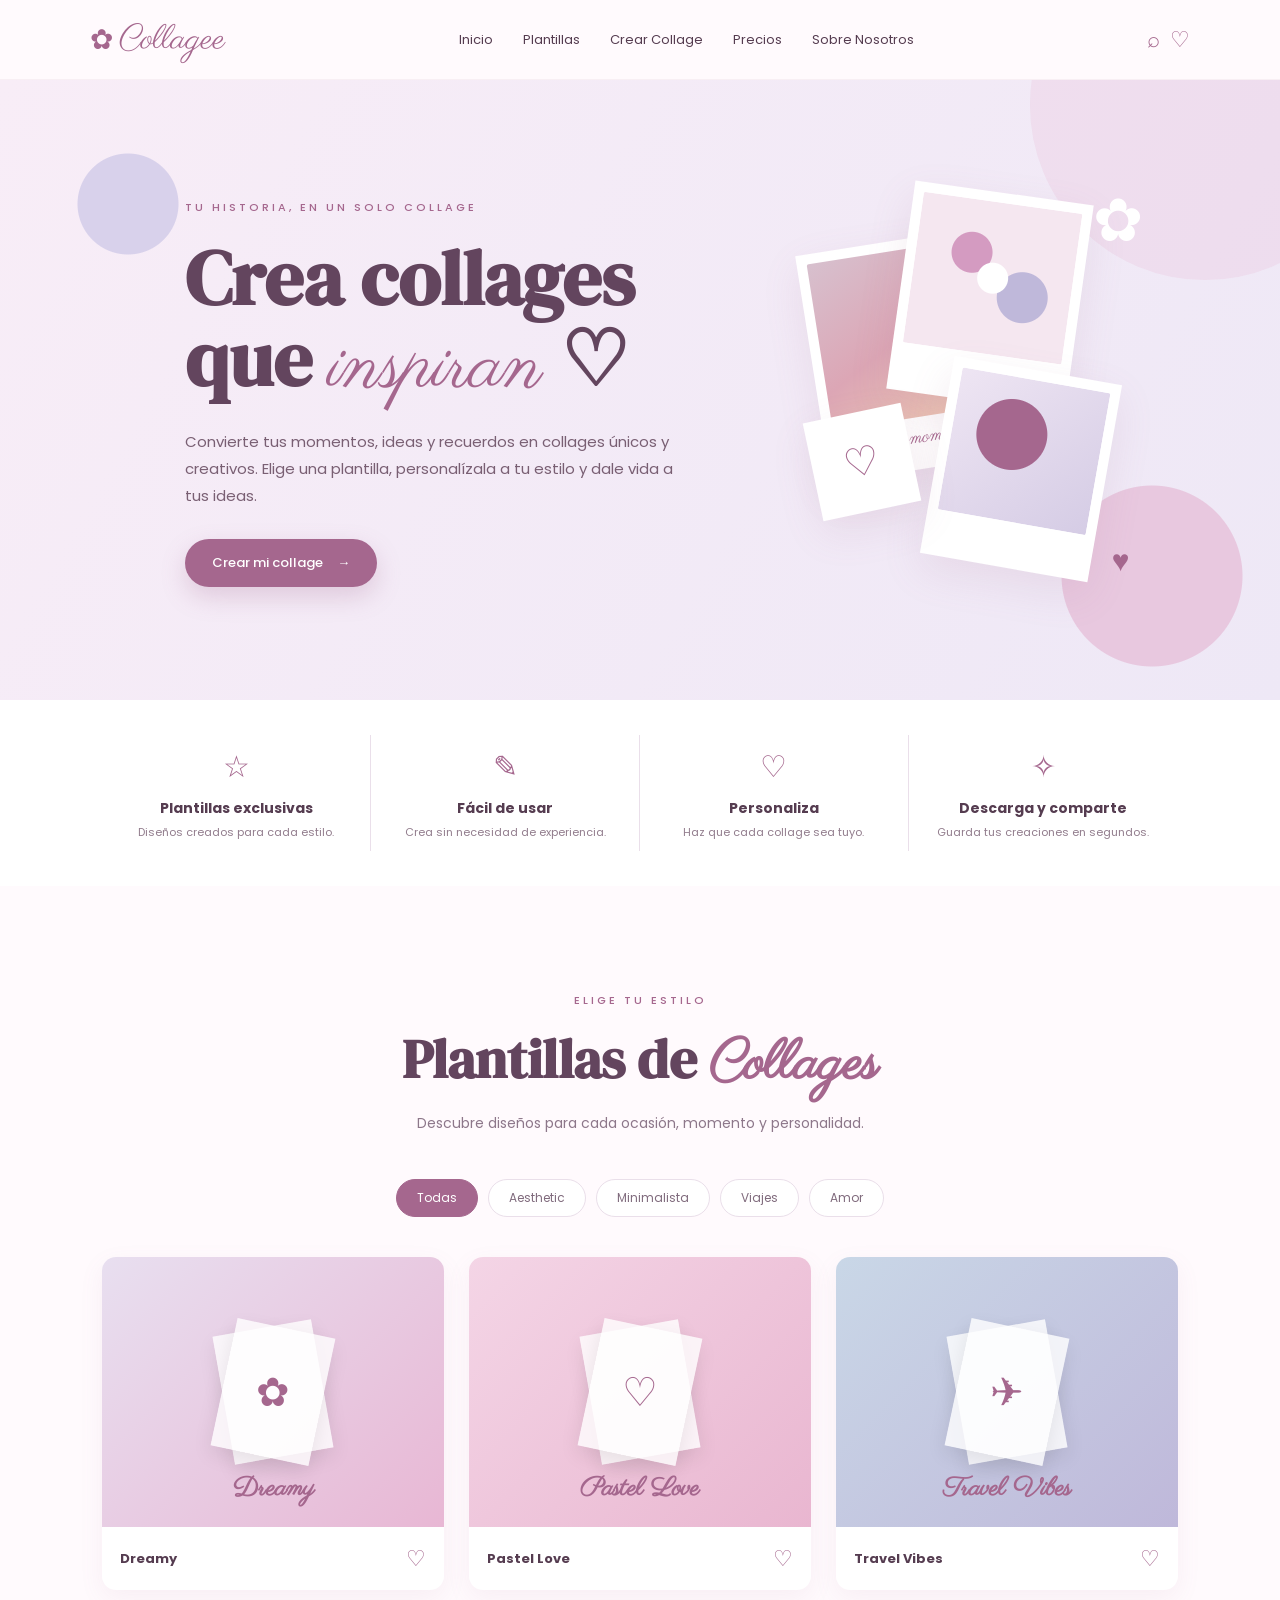
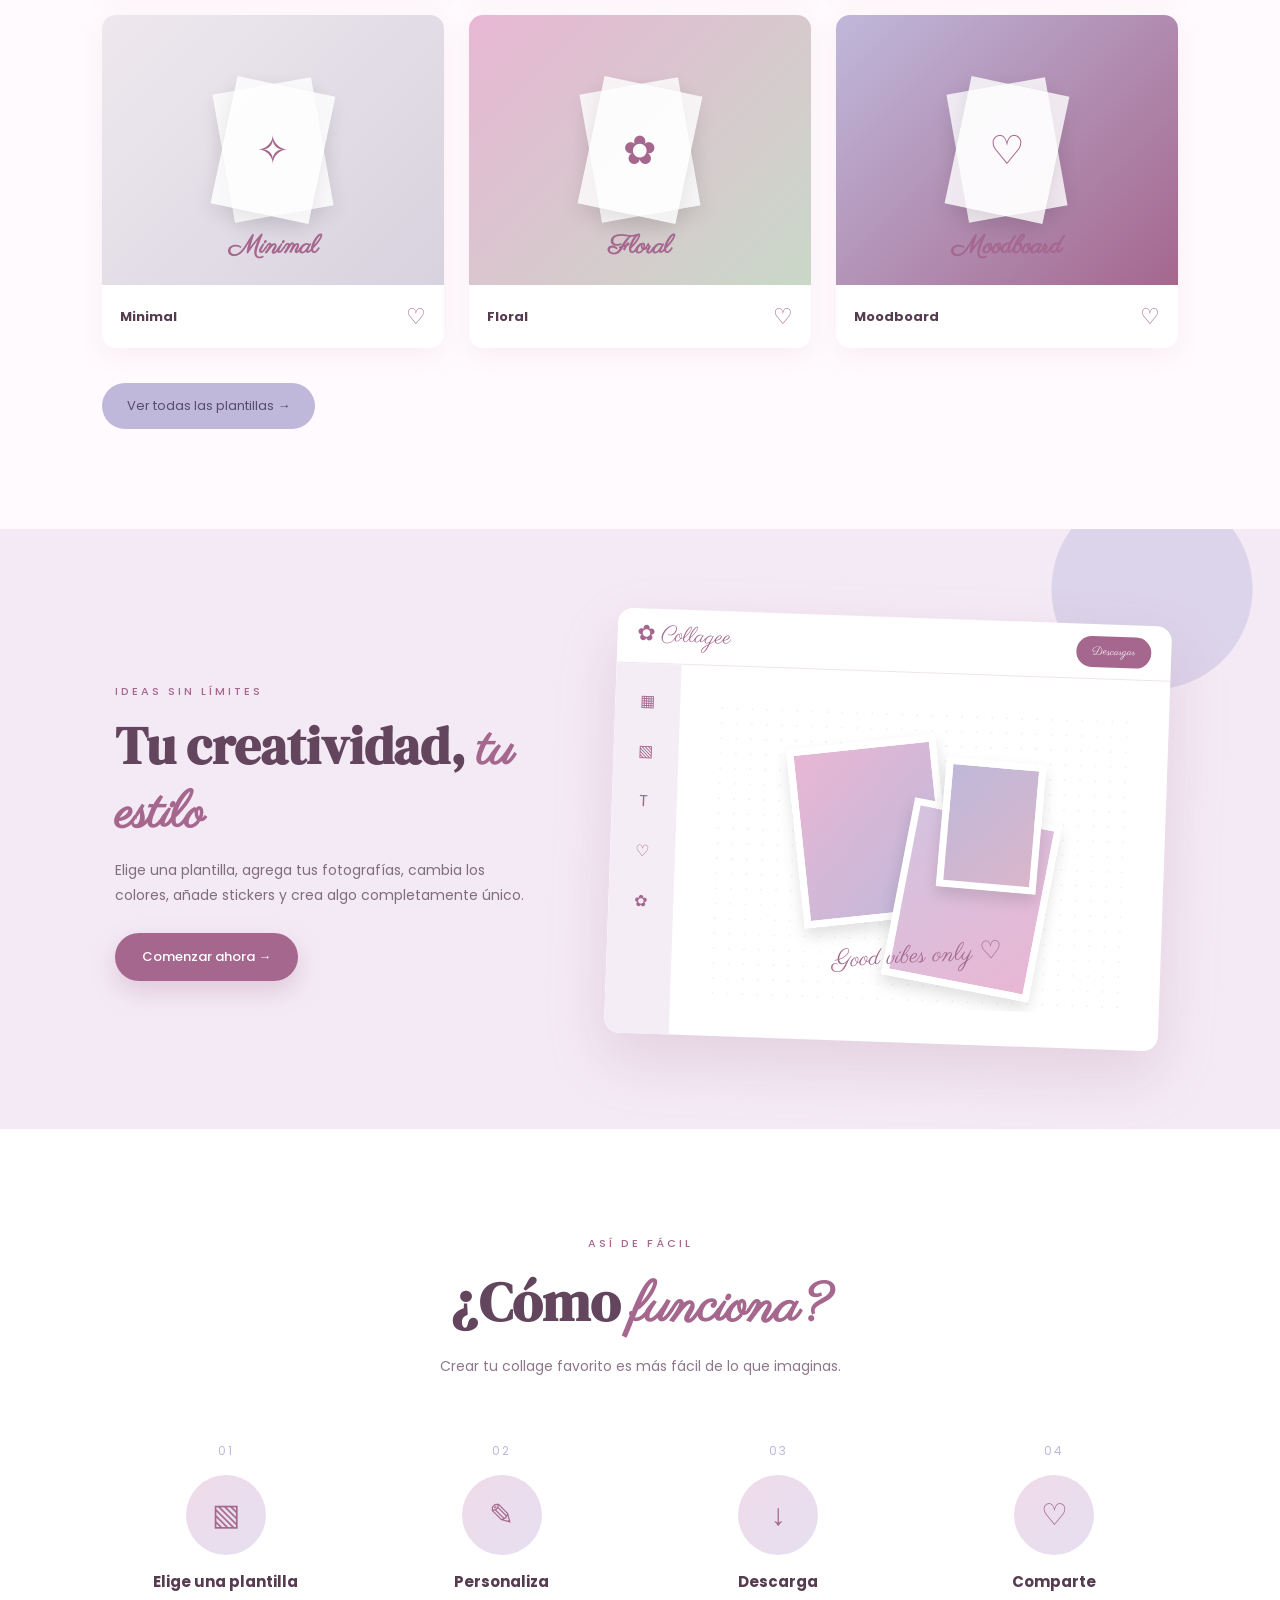
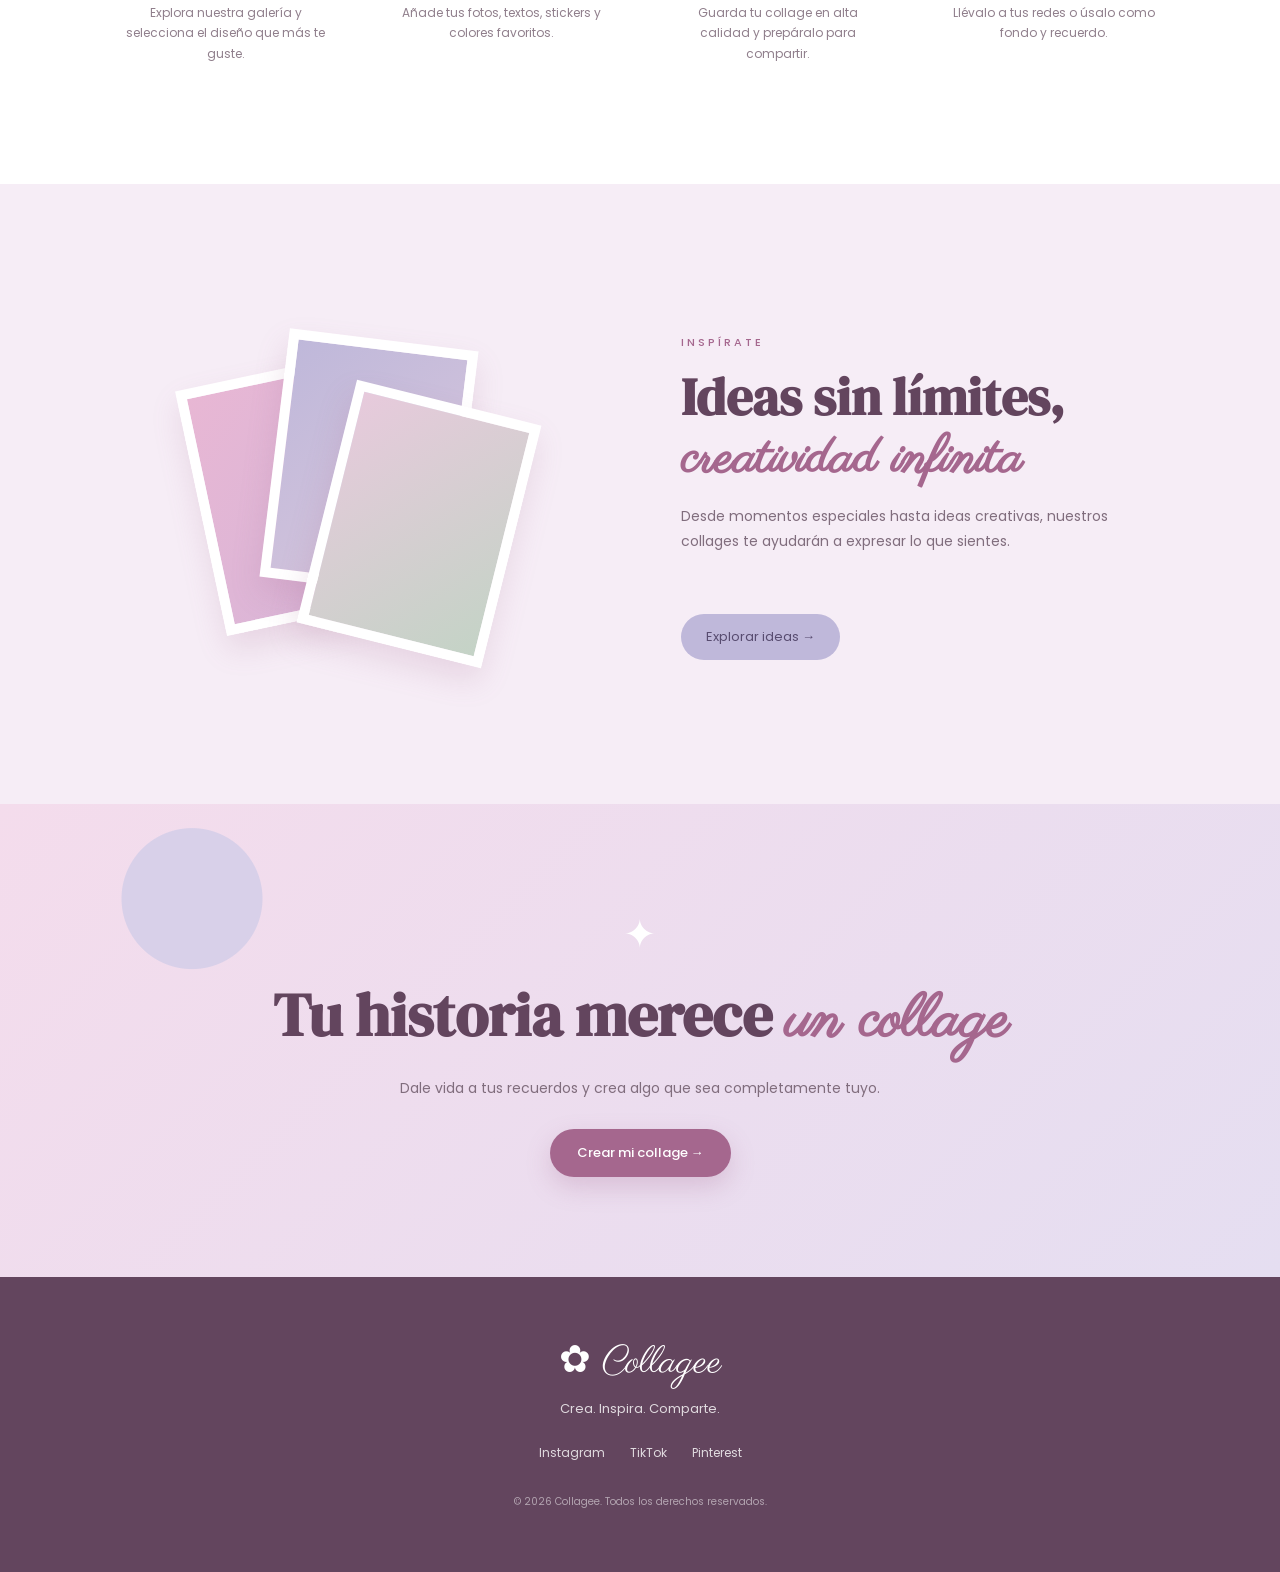
<file: index.html>
<!DOCTYPE html>
<html lang="es">
<head>
    <meta charset="UTF-8">
    <meta name="viewport" content="width=device-width, initial-scale=1.0">

    <title>Collagee | Crea momentos</title>

    <link rel="stylesheet" href="style.css">

    <!-- Fuentes -->
    <link rel="preconnect" href="https://fonts.googleapis.com">
    <link rel="preconnect" href="https://fonts.gstatic.com" crossorigin>
    <link href="https://fonts.googleapis.com/css2?family=DM+Serif+Display&family=Poppins:wght@300;400;500;600;700&family=Parisienne&display=swap" rel="stylesheet">
</head>

<body>

    <!-- ================= HEADER ================= -->

    <header class="header">

        <div class="logo">
            <span class="logo-flower">✿</span>
            <span>Collagee</span>
        </div>

        <nav class="navbar" id="navbar">
            <a href="#inicio">Inicio</a>
            <a href="#plantillas">Plantillas</a>
            <a href="#crear">Crear Collage</a>
            <a href="#precios">Precios</a>
            <a href="#nosotros">Sobre Nosotros</a>
        </nav>

        <div class="header-icons">
            <button aria-label="Buscar">⌕</button>
            <button aria-label="Favoritos">♡</button>

            <button class="menu-btn" id="menuBtn">
                ☰
            </button>
        </div>

    </header>


    <!-- ================= HERO ================= -->

    <main>

        <section class="hero" id="inicio">

            <div class="hero-decoration decoration-1"></div>
            <div class="hero-decoration decoration-2"></div>

            <div class="hero-content reveal">

                <span class="small-title">
                    TU HISTORIA, EN UN SOLO COLLAGE
                </span>

                <h1>
                    Crea collages<br>
                    que <span>inspiran</span> ♡
                </h1>

                <p>
                    Convierte tus momentos, ideas y recuerdos en
                    collages únicos y creativos. Elige una plantilla,
                    personalízala a tu estilo y dale vida a tus ideas.
                </p>

                <a href="#crear" class="primary-btn">
                    Crear mi collage
                    <span>→</span>
                </a>

            </div>


            <!-- Collage visual -->

            <div class="hero-collage reveal">

                <div class="paper paper-1">
                    <div class="fake-photo photo-sunset"></div>
                    <span>good moments</span>
                </div>

                <div class="paper paper-2">
                    <div class="fake-photo photo-flower"></div>
                </div>

                <div class="paper paper-3">
                    <div class="fake-photo photo-cat"></div>
                </div>

                <div class="paper paper-4">
                    ♡
                </div>

                <div class="flower-decoration">✿</div>
                <div class="heart-decoration">♥</div>

            </div>

        </section>


        <!-- ================= BENEFICIOS ================= -->

        <section class="benefits">

            <div class="benefit">
                <div class="benefit-icon">☆</div>
                <h3>Plantillas exclusivas</h3>
                <p>Diseños creados para cada estilo.</p>
            </div>

            <div class="benefit">
                <div class="benefit-icon">✎</div>
                <h3>Fácil de usar</h3>
                <p>Crea sin necesidad de experiencia.</p>
            </div>

            <div class="benefit">
                <div class="benefit-icon">♡</div>
                <h3>Personaliza</h3>
                <p>Haz que cada collage sea tuyo.</p>
            </div>

            <div class="benefit">
                <div class="benefit-icon">✧</div>
                <h3>Descarga y comparte</h3>
                <p>Guarda tus creaciones en segundos.</p>
            </div>

        </section>


        <!-- ================= PLANTILLAS ================= -->

        <section class="templates-section" id="plantillas">

            <div class="section-title reveal">

                <span>ELIGE TU ESTILO</span>

                <h2>
                    Plantillas de <em>Collages</em>
                </h2>

                <p>
                    Descubre diseños para cada ocasión,
                    momento y personalidad.
                </p>

            </div>


            <!-- Filtros -->

            <div class="filters">

                <button class="filter active" data-filter="all">
                    Todas
                </button>

                <button class="filter" data-filter="aesthetic">
                    Aesthetic
                </button>

                <button class="filter" data-filter="minimalista">
                    Minimalista
                </button>

                <button class="filter" data-filter="viajes">
                    Viajes
                </button>

                <button class="filter" data-filter="amor">
                    Amor
                </button>

            </div>


            <!-- Cards -->

            <div class="templates-grid">

                <article class="template-card" data-category="aesthetic">

                    <div class="template-image template-one">
                        <span>✿</span>
                        <strong>Dreamy</strong>
                    </div>

                    <div class="template-info">
                        <h3>Dreamy</h3>
                        <button class="favorite">♡</button>
                    </div>

                </article>


                <article class="template-card" data-category="amor">

                    <div class="template-image template-two">
                        <span>♡</span>
                        <strong>Pastel Love</strong>
                    </div>

                    <div class="template-info">
                        <h3>Pastel Love</h3>
                        <button class="favorite">♡</button>
                    </div>

                </article>


                <article class="template-card" data-category="viajes">

                    <div class="template-image template-three">
                        <span>✈</span>
                        <strong>Travel Vibes</strong>
                    </div>

                    <div class="template-info">
                        <h3>Travel Vibes</h3>
                        <button class="favorite">♡</button>
                    </div>

                </article>


                <article class="template-card" data-category="minimalista">

                    <div class="template-image template-four">
                        <span>✧</span>
                        <strong>Minimal</strong>
                    </div>

                    <div class="template-info">
                        <h3>Minimal</h3>
                        <button class="favorite">♡</button>
                    </div>

                </article>


                <article class="template-card" data-category="aesthetic">

                    <div class="template-image template-five">
                        <span>✿</span>
                        <strong>Floral</strong>
                    </div>

                    <div class="template-info">
                        <h3>Floral</h3>
                        <button class="favorite">♡</button>
                    </div>

                </article>


                <article class="template-card" data-category="aesthetic">

                    <div class="template-image template-six">
                        <span>♡</span>
                        <strong>Moodboard</strong>
                    </div>

                    <div class="template-info">
                        <h3>Moodboard</h3>
                        <button class="favorite">♡</button>
                    </div>

                </article>

            </div>

            <button class="secondary-btn">
                Ver todas las plantillas
                →
            </button>

        </section>


        <!-- ================= CREAR ================= -->

        <section class="create-section" id="crear">

            <div class="create-content reveal">

                <span>IDEAS SIN LÍMITES</span>

                <h2>
                    Tu creatividad,
                    <em>tu estilo</em>
                </h2>

                <p>
                    Elige una plantilla, agrega tus fotografías,
                    cambia los colores, añade stickers y crea
                    algo completamente único.
                </p>

                <button class="primary-btn" id="startCreating">
                    Comenzar ahora →
                </button>

            </div>


            <div class="create-preview">

                <div class="preview-window">

                    <div class="preview-top">
                        <span>✿ Collagee</span>
                        <button>Descargar</button>
                    </div>

                    <div class="preview-body">

                        <div class="preview-sidebar">
                            <span>▦</span>
                            <span>▧</span>
                            <span>T</span>
                            <span>♡</span>
                            <span>✿</span>
                        </div>

                        <div class="preview-canvas">

                            <div class="mini-photo mini-one"></div>
                            <div class="mini-photo mini-two"></div>
                            <div class="mini-photo mini-three"></div>

                            <span class="mini-text">
                                Good vibes only ♡
                            </span>

                        </div>

                    </div>

                </div>

            </div>

        </section>


        <!-- ================= COMO FUNCIONA ================= -->

        <section class="how-section">

            <div class="section-title">

                <span>ASÍ DE FÁCIL</span>

                <h2>
                    ¿Cómo <em>funciona?</em>
                </h2>

                <p>
                    Crear tu collage favorito es más fácil de lo que imaginas.
                </p>

            </div>


            <div class="steps">

                <div class="step">
                    <div class="step-number">01</div>
                    <div class="step-icon">▧</div>
                    <h3>Elige una plantilla</h3>
                    <p>
                        Explora nuestra galería y selecciona
                        el diseño que más te guste.
                    </p>
                </div>

                <div class="step">
                    <div class="step-number">02</div>
                    <div class="step-icon">✎</div>
                    <h3>Personaliza</h3>
                    <p>
                        Añade tus fotos, textos, stickers
                        y colores favoritos.
                    </p>
                </div>

                <div class="step">
                    <div class="step-number">03</div>
                    <div class="step-icon">↓</div>
                    <h3>Descarga</h3>
                    <p>
                        Guarda tu collage en alta calidad
                        y prepáralo para compartir.
                    </p>
                </div>

                <div class="step">
                    <div class="step-number">04</div>
                    <div class="step-icon">♡</div>
                    <h3>Comparte</h3>
                    <p>
                        Llévalo a tus redes o úsalo
                        como fondo y recuerdo.
                    </p>
                </div>

            </div>

        </section>


        <!-- ================= INSPIRACIÓN ================= -->

        <section class="inspiration">

            <div class="inspiration-image">

                <div class="inspiration-collage">
                    <div></div>
                    <div></div>
                    <div></div>
                </div>

            </div>

            <div class="inspiration-content">

                <span>INSPÍRATE</span>

                <h2>
                    Ideas sin límites,
                    <em>creatividad infinita</em>
                </h2>

                <p>
                    Desde momentos especiales hasta ideas
                    creativas, nuestros collages te ayudarán
                    a expresar lo que sientes.
                </p>

                <a href="#plantillas" class="secondary-btn">
                    Explorar ideas →
                </a>

            </div>

        </section>


        <!-- ================= CTA ================= -->

        <section class="final-cta">

            <div class="sparkle">✦</div>

            <h2>
                Tu historia merece
                <em>un collage</em>
            </h2>

            <p>
                Dale vida a tus recuerdos y crea algo que
                sea completamente tuyo.
            </p>

            <a href="#crear" class="primary-btn">
                Crear mi collage →
            </a>

        </section>

    </main>


    <!-- ================= FOOTER ================= -->

    <footer id="nosotros">

        <div class="footer-logo">
            <span>✿</span> Collagee
        </div>

        <p>
            Crea. Inspira. Comparte.
        </p>

        <div class="socials">
            <a href="#">Instagram</a>
            <a href="#">TikTok</a>
            <a href="#">Pinterest</a>
        </div>

        <small>
            © 2026 Collagee. Todos los derechos reservados.
        </small>

    </footer>


    <!-- Modal -->

    <div class="modal" id="modal">

        <div class="modal-content">

            <button class="close-modal" id="closeModal">
                ×
            </button>

            <span class="modal-flower">✿</span>

            <h2>¡Comencemos a crear!</h2>

            <p>
                Elige una plantilla y empieza a convertir
                tus ideas en un collage único.
            </p>

            <a href="#plantillas" class="primary-btn">
                Ver plantillas →
            </a>

        </div>

    </div>


    <script src="script.js"></script>

</body>
</html>
</file>
<file: style.css>
/* =====================================================
   COLLAGEE
   Paleta:
   #BFB8DA - Morado pastel
   #E8B7D4 - Rosado pastel
   #A5678E - Morado oscuro
   ===================================================== */

:root {
    --lavender: #BFB8DA;
    --pink: #E8B7D4;
    --dark-pink: #A5678E;

    --white: #fffafd;
    --cream: #fcf7fb;
    --dark: #553c50;
    --light-purple: #eee9f5;

    --shadow: 0 15px 40px rgba(165, 103, 142, 0.12);
}


/* ================= RESET ================= */

* {
    margin: 0;
    padding: 0;
    box-sizing: border-box;
}

html {
    scroll-behavior: smooth;
}

body {
    font-family: "Poppins", sans-serif;
    background: var(--white);
    color: var(--dark);
    overflow-x: hidden;
}

a {
    text-decoration: none;
    color: inherit;
}

button {
    font-family: inherit;
    cursor: pointer;
    border: none;
}


/* ================= HEADER ================= */

.header {
    width: 100%;
    height: 80px;

    display: flex;
    align-items: center;
    justify-content: space-between;

    padding: 0 7%;

    background: rgba(255, 250, 253, 0.94);

    position: sticky;
    top: 0;
    z-index: 1000;

    border-bottom: 1px solid rgba(165, 103, 142, 0.08);

    backdrop-filter: blur(12px);

    transition: 0.3s ease;
}

.header.scrolled {
    box-shadow: 0 5px 25px rgba(165, 103, 142, 0.12);
}


.logo {
    display: flex;
    align-items: center;
    gap: 6px;

    font-family: "Parisienne", cursive;
    font-size: 34px;

    color: var(--dark-pink);
}

.logo-flower {
    font-family: sans-serif;
    font-size: 28px;
}


.navbar {
    display: flex;
    gap: 30px;
}

.navbar a {
    font-size: 13px;
    color: var(--dark);
    transition: 0.3s ease;
    position: relative;
}

.navbar a::after {
    content: "";

    position: absolute;
    left: 0;
    bottom: -7px;

    width: 0;
    height: 2px;

    background: var(--dark-pink);

    transition: 0.3s;
}

.navbar a:hover {
    color: var(--dark-pink);
}

.navbar a:hover::after {
    width: 100%;
}


.header-icons {
    display: flex;
    gap: 10px;
}

.header-icons button {
    background: transparent;
    color: var(--dark-pink);
    font-size: 22px;
}

.menu-btn {
    display: none;
}


/* ================= HERO ================= */

.hero {
    min-height: 620px;

    display: flex;
    align-items: center;
    justify-content: space-between;

    padding: 80px 9%;

    position: relative;
    overflow: hidden;

    background:
        radial-gradient(circle at 10% 20%, #d8d1eb 0 50px, transparent 51px),
        radial-gradient(circle at 90% 80%, #e8c8df 0 90px, transparent 91px),
        linear-gradient(120deg, #f8edf7, #eee8f6);
}

.hero::before {
    content: "";

    position: absolute;

    width: 350px;
    height: 350px;

    border-radius: 50%;

    background: rgba(232, 183, 212, 0.25);

    top: -150px;
    right: -100px;
}


.hero-content {
    width: 48%;
    position: relative;
    z-index: 2;
}

.small-title,
.section-title span,
.create-content > span,
.inspiration-content > span {
    font-size: 11px;
    letter-spacing: 3px;
    font-weight: 500;
    color: var(--dark-pink);
}


.hero h1 {
    margin: 20px 0;

    font-family: "DM Serif Display", serif;

    font-size: clamp(50px, 6vw, 80px);
    line-height: 1.05;

    color: #63455e;
}

.hero h1 span {
    font-family: "Parisienne", cursive;
    color: var(--dark-pink);
    font-weight: normal;
}


.hero p {
    max-width: 520px;

    font-size: 15px;
    line-height: 1.8;

    color: #795f73;

    margin-bottom: 30px;
}


/* ================= BUTTONS ================= */

.primary-btn {
    display: inline-flex;
    align-items: center;
    gap: 14px;

    padding: 14px 27px;

    border-radius: 30px;

    background: var(--dark-pink);
    color: white;

    font-size: 13px;
    font-weight: 500;

    box-shadow: 0 10px 25px rgba(165, 103, 142, 0.25);

    transition: 0.3s ease;
}

.primary-btn:hover {
    transform: translateY(-4px);
    box-shadow: 0 15px 30px rgba(165, 103, 142, 0.35);
}

.secondary-btn {
    display: inline-flex;
    align-items: center;
    gap: 10px;

    margin-top: 35px;

    padding: 13px 25px;

    border-radius: 30px;

    background: var(--lavender);
    color: #584c70;

    font-size: 13px;

    transition: 0.3s ease;
}

.secondary-btn:hover {
    transform: translateY(-3px);
    background: var(--dark-pink);
    color: white;
}


/* ================= HERO COLLAGE ================= */

.hero-collage {
    width: 42%;
    height: 430px;

    position: relative;
}

.paper {
    position: absolute;

    background: white;

    padding: 10px;

    box-shadow: var(--shadow);

    transition: 0.5s ease;
}

.paper:hover {
    transform: rotate(0deg) scale(1.08) !important;
    z-index: 10;
}

.paper-1 {
    width: 190px;
    height: 230px;

    left: 20%;
    top: 15%;

    transform: rotate(-9deg);
}

.paper-2 {
    width: 180px;
    height: 210px;

    left: 40%;
    top: 4%;

    transform: rotate(8deg);
}

.paper-3 {
    width: 170px;
    height: 200px;

    left: 48%;
    top: 45%;

    transform: rotate(10deg);
}

.paper-4 {
    width: 100px;
    height: 100px;

    left: 20%;
    top: 55%;

    display: grid;
    place-items: center;

    color: var(--dark-pink);

    font-size: 40px;

    transform: rotate(-12deg);
}


.fake-photo {
    width: 100%;
    height: 80%;

    border-radius: 2px;
}

.photo-sunset {
    background:
        linear-gradient(150deg, #d7c0ce, #dca6b5, #f2d0b5);
}

.photo-flower {
    background:
        radial-gradient(circle at 50% 50%, #fff 0 15px, transparent 16px),
        radial-gradient(circle at 35% 35%, #d49bc1 0 20px, transparent 21px),
        radial-gradient(circle at 70% 60%, #bfb8da 0 25px, transparent 26px),
        #f5e7f0;
}

.photo-cat {
    background:
        radial-gradient(circle at 40% 40%, #a5678e 0 35px, transparent 36px),
        linear-gradient(135deg, #eee5f3, #d5cce5);
}

.paper span {
    display: block;

    text-align: center;

    font-family: "Parisienne", cursive;

    font-size: 20px;

    color: var(--dark-pink);

    margin-top: 7px;
}

.flower-decoration {
    position: absolute;
    top: 0;
    right: 5%;

    font-size: 60px;
    color: white;

    animation: float 4s ease-in-out infinite;
}

.heart-decoration {
    position: absolute;
    bottom: 5%;
    right: 8%;

    color: var(--dark-pink);
    font-size: 30px;

    animation: float 3s ease-in-out infinite reverse;
}


/* ================= BENEFITS ================= */

.benefits {
    display: grid;
    grid-template-columns: repeat(4, 1fr);

    background: white;

    padding: 35px 8%;

    box-shadow: 0 -10px 30px rgba(165, 103, 142, 0.05);
}

.benefit {
    text-align: center;

    padding: 10px 25px;

    border-right: 1px solid #eadfea;
}

.benefit:last-child {
    border: none;
}

.benefit-icon {
    color: var(--dark-pink);
    font-size: 30px;
    margin-bottom: 8px;
}

.benefit h3 {
    font-size: 14px;
    margin-bottom: 5px;
}

.benefit p {
    font-size: 11px;
    color: #927d8d;
}


/* ================= SECTION TITLE ================= */

.section-title {
    text-align: center;
    max-width: 650px;
    margin: 0 auto 45px;
}

.section-title h2 {
    font-family: "DM Serif Display", serif;

    font-size: clamp(38px, 5vw, 55px);

    margin: 10px 0;

    color: #63455e;
}

.section-title em,
.create-content em,
.inspiration-content em,
.final-cta em {
    font-family: "Parisienne", cursive;

    color: var(--dark-pink);

    font-style: normal;
}

.section-title p {
    font-size: 14px;
    color: #8d778a;
}


/* ================= TEMPLATES ================= */

.templates-section {
    padding: 100px 8%;

    background: #fffafd;
}


.filters {
    display: flex;
    justify-content: center;
    flex-wrap: wrap;

    gap: 10px;

    margin-bottom: 40px;
}

.filter {
    padding: 9px 20px;

    border: 1px solid #eadfea;

    border-radius: 30px;

    background: white;

    color: #806b7d;

    font-size: 12px;

    transition: 0.3s;
}

.filter:hover,
.filter.active {
    background: var(--dark-pink);
    color: white;
    border-color: var(--dark-pink);
}


.templates-grid {
    display: grid;
    grid-template-columns: repeat(3, 1fr);

    gap: 25px;

    max-width: 1100px;
    margin: auto;
}


.template-card {
    background: white;

    border-radius: 14px;

    overflow: hidden;

    box-shadow: 0 8px 25px rgba(165, 103, 142, 0.08);

    transition: 0.4s ease;
}

.template-card:hover {
    transform: translateY(-8px);
    box-shadow: 0 18px 40px rgba(165, 103, 142, 0.16);
}

.template-card.hidden {
    display: none;
}


.template-image {
    height: 270px;

    position: relative;

    display: flex;
    align-items: center;
    justify-content: center;

    overflow: hidden;
}

.template-image::before,
.template-image::after {
    content: "";

    position: absolute;

    width: 100px;
    height: 130px;

    background: rgba(255,255,255,0.8);

    box-shadow: 0 8px 20px rgba(0,0,0,0.08);

    transform: rotate(-10deg);
}

.template-image::after {
    transform: rotate(12deg);
}

.template-image span {
    position: relative;
    z-index: 2;

    font-size: 40px;

    color: var(--dark-pink);
}

.template-image strong {
    position: absolute;

    bottom: 20px;

    z-index: 3;

    font-family: "Parisienne", cursive;

    font-size: 26px;

    color: var(--dark-pink);
}


.template-one {
    background: linear-gradient(135deg, #e8dff0, #e8b7d4);
}

.template-two {
    background: linear-gradient(135deg, #f4d5e6, #e9b6d0);
}

.template-three {
    background: linear-gradient(135deg, #c9d7e7, #bfb8da);
}

.template-four {
    background: linear-gradient(135deg, #eee8ee, #d8d2df);
}

.template-five {
    background: linear-gradient(135deg, #e8b7d4, #c9d8c8);
}

.template-six {
    background: linear-gradient(135deg, #bfb8da, #a5678e);
}


.template-info {
    padding: 15px 18px;

    display: flex;
    justify-content: space-between;
    align-items: center;
}

.template-info h3 {
    font-size: 13px;
}

.favorite {
    background: transparent;

    color: var(--dark-pink);

    font-size: 22px;

    transition: 0.3s;
}

.favorite.liked {
    color: #a5678e;
    transform: scale(1.2);
}


/* ================= CREATE ================= */

.create-section {
    min-height: 600px;

    display: flex;
    align-items: center;
    gap: 7%;

    padding: 80px 9%;

    background:
        radial-gradient(circle at 90% 10%, #dcd4ea 0 100px, transparent 101px),
        #f4eaf5;
}

.create-content {
    width: 42%;
}

.create-content h2,
.inspiration-content h2 {
    font-family: "DM Serif Display", serif;

    font-size: 52px;
    line-height: 1.1;

    color: #63455e;

    margin: 15px 0;
}

.create-content p,
.inspiration-content p {
    font-size: 14px;

    line-height: 1.8;

    color: #806d7d;

    margin-bottom: 25px;
}


/* Editor */

.create-preview {
    width: 55%;
}

.preview-window {
    background: white;

    border-radius: 15px;

    overflow: hidden;

    box-shadow: 0 25px 60px rgba(165, 103, 142, 0.2);

    transform: rotate(2deg);

    transition: 0.5s;
}

.preview-window:hover {
    transform: rotate(0deg) translateY(-8px);
}

.preview-top {
    height: 55px;

    display: flex;
    align-items: center;
    justify-content: space-between;

    padding: 0 20px;

    border-bottom: 1px solid #eee5ee;

    font-family: "Parisienne", cursive;

    color: var(--dark-pink);

    font-size: 22px;
}

.preview-top button {
    padding: 8px 16px;

    border-radius: 20px;

    background: var(--dark-pink);

    color: white;

    font-size: 11px;
}

.preview-body {
    display: flex;
    height: 370px;
}

.preview-sidebar {
    width: 65px;

    background: #f4edf6;

    display: flex;
    flex-direction: column;
    align-items: center;

    gap: 25px;

    padding-top: 25px;

    color: var(--dark-pink);
}

.preview-canvas {
    flex: 1;

    margin: 35px;

    position: relative;

    background:
        radial-gradient(circle, rgba(165,103,142,.1) 1px, transparent 1px);

    background-size: 15px 15px;

    overflow: hidden;
}

.mini-photo {
    position: absolute;

    width: 150px;
    height: 180px;

    background: linear-gradient(135deg, #e8b7d4, #bfb8da);

    box-shadow: 0 8px 15px rgba(0,0,0,.12);

    border: 7px solid white;
}

.mini-one {
    top: 35px;
    left: 20%;
    transform: rotate(-8deg);
}

.mini-two {
    top: 100px;
    left: 45%;
    transform: rotate(9deg);
    background: linear-gradient(135deg, #d4c3df, #e8b7d4);
}

.mini-three {
    top: 50px;
    left: 55%;
    transform: rotate(3deg);
    width: 100px;
    height: 130px;
    background: linear-gradient(135deg, #bfb8da, #d9b6ca);
}

.mini-text {
    position: absolute;

    bottom: 35px;
    left: 30%;

    font-family: "Parisienne", cursive;

    color: var(--dark-pink);

    font-size: 25px;

    transform: rotate(-5deg);
}


/* ================= HOW ================= */

.how-section {
    padding: 100px 8%;

    background: white;
}

.steps {
    max-width: 1100px;

    margin: auto;

    display: grid;
    grid-template-columns: repeat(4, 1fr);

    gap: 30px;
}

.step {
    text-align: center;

    position: relative;

    padding: 20px;
}

.step-number {
    color: var(--lavender);

    font-size: 12px;

    letter-spacing: 2px;
}

.step-icon {
    width: 80px;
    height: 80px;

    margin: 15px auto;

    border-radius: 50%;

    display: grid;
    place-items: center;

    font-size: 30px;

    color: var(--dark-pink);

    background: linear-gradient(
        135deg,
        #f0dbea,
        #e5dff0
    );

    transition: 0.4s;
}

.step:hover .step-icon {
    transform: rotate(10deg) scale(1.1);
}

.step h3 {
    font-size: 15px;

    margin-bottom: 10px;
}

.step p {
    font-size: 12px;

    line-height: 1.7;

    color: #907f8c;
}


/* ================= INSPIRATION ================= */

.inspiration {
    display: flex;
    align-items: center;

    padding: 100px 10%;

    background: #f6edf6;

    gap: 8%;
}

.inspiration-image {
    width: 50%;
    height: 420px;

    display: flex;
    align-items: center;
    justify-content: center;
}

.inspiration-collage {
    width: 330px;
    height: 350px;

    position: relative;
}

.inspiration-collage div {
    position: absolute;

    width: 190px;
    height: 250px;

    border: 10px solid white;

    box-shadow: 0 15px 30px rgba(165,103,142,.18);
}

.inspiration-collage div:nth-child(1) {
    background: linear-gradient(135deg,#e8b7d4,#d6b5d8);

    left: 0;
    top: 50px;

    transform: rotate(-12deg);
}

.inspiration-collage div:nth-child(2) {
    background: linear-gradient(135deg,#bfb8da,#d8c6dc);

    left: 75px;
    top: 20px;

    transform: rotate(7deg);
}

.inspiration-collage div:nth-child(3) {
    background: linear-gradient(135deg,#e7cadc,#c4d3c6);

    left: 125px;
    top: 80px;

    transform: rotate(14deg);
}

.inspiration-content {
    width: 50%;
}


/* ================= CTA ================= */

.final-cta {
    padding: 100px 20px;

    text-align: center;

    position: relative;

    background:
        radial-gradient(circle at 15% 20%, #d8d0e9 0 70px, transparent 71px),
        linear-gradient(
            135deg,
            #f4dcec,
            #e5def1
        );
}

.final-cta h2 {
    font-family: "DM Serif Display", serif;

    font-size: clamp(40px, 5vw, 60px);

    color: #63455e;

    margin-bottom: 15px;
}

.final-cta p {
    color: #806d7d;

    font-size: 14px;

    margin-bottom: 30px;
}

.sparkle {
    color: white;

    font-size: 40px;

    margin-bottom: 10px;

    animation: rotateSparkle 5s linear infinite;
}


/* ================= FOOTER ================= */

footer {
    background: #63455e;

    color: white;

    text-align: center;

    padding: 60px 20px;
}

.footer-logo {
    font-family: "Parisienne", cursive;

    font-size: 38px;

    margin-bottom: 10px;
}

.footer-logo span {
    font-family: sans-serif;
}

footer p {
    opacity: .8;

    font-size: 13px;
}

.socials {
    display: flex;

    justify-content: center;

    gap: 25px;

    margin: 25px 0;
}

.socials a {
    font-size: 12px;

    opacity: .8;

    transition: .3s;
}

.socials a:hover {
    opacity: 1;

    color: var(--pink);
}

footer small {
    opacity: .5;

    font-size: 10px;
}


/* ================= MODAL ================= */

.modal {
    position: fixed;

    inset: 0;

    background: rgba(70, 45, 65, .55);

    backdrop-filter: blur(5px);

    display: none;

    align-items: center;
    justify-content: center;

    z-index: 2000;

    padding: 20px;
}

.modal.show {
    display: flex;
}

.modal-content {
    max-width: 450px;

    width: 100%;

    background: white;

    padding: 50px 40px;

    border-radius: 20px;

    text-align: center;

    position: relative;

    animation: modalAppear .4s ease;
}

.modal-content h2 {
    font-family: "DM Serif Display", serif;

    font-size: 35px;

    color: #63455e;

    margin: 10px 0;
}

.modal-content p {
    font-size: 13px;

    color: #806d7d;

    line-height: 1.7;

    margin-bottom: 25px;
}

.modal-flower {
    color: var(--dark-pink);

    font-size: 40px;
}

.close-modal {
    position: absolute;

    top: 15px;
    right: 20px;

    background: transparent;

    font-size: 28px;

    color: #9b8192;
}


/* ================= ANIMATIONS ================= */

@keyframes float {

    0%, 100% {
        transform: translateY(0);
    }

    50% {
        transform: translateY(-12px);
    }

}

@keyframes rotateSparkle {

    from {
        transform: rotate(0);
    }

    to {
        transform: rotate(360deg);
    }

}

@keyframes modalAppear {

    from {
        opacity: 0;
        transform: scale(.8) translateY(20px);
    }

    to {
        opacity: 1;
        transform: scale(1) translateY(0);
    }

}


/* Scroll reveal */

.reveal {
    opacity: 0;

    transform: translateY(35px);

    transition: 0.8s ease;
}

.reveal.visible {
    opacity: 1;

    transform: translateY(0);
}


/* ================= RESPONSIVE ================= */

@media (max-width: 900px) {

    .navbar {
        position: absolute;

        top: 80px;
        left: 0;

        width: 100%;

        background: white;

        display: none;

        flex-direction: column;

        padding: 25px;

        text-align: center;

        box-shadow: 0 10px 25px rgba(0,0,0,.08);
    }

    .navbar.active {
        display: flex;
    }

    .menu-btn {
        display: block;
    }

    .hero {
        flex-direction: column;

        text-align: center;

        padding-top: 60px;
    }

    .hero-content {
        width: 100%;
    }

    .hero p {
        margin-left: auto;
        margin-right: auto;
    }

    .hero-collage {
        width: 100%;

        margin-top: 40px;
    }

    .benefits {
        grid-template-columns: repeat(2, 1fr);
    }

    .benefit {
        margin-bottom: 20px;
    }

    .templates-grid {
        grid-template-columns: repeat(2, 1fr);
    }

    .create-section,
    .inspiration {
        flex-direction: column;
    }

    .create-content,
    .create-preview,
    .inspiration-content,
    .inspiration-image {
        width: 100%;
    }

    .steps {
        grid-template-columns: repeat(2, 1fr);
    }

}


@media (max-width: 600px) {

    .header {
        padding: 0 5%;
    }

    .logo {
        font-size: 29px;
    }

    .hero {
        padding: 60px 6%;
    }

    .hero h1 {
        font-size: 48px;
    }

    .hero-collage {
        transform: scale(.8);
        margin: -20px 0;
    }

    .benefits {
        grid-template-columns: 1fr;
    }

    .benefit {
        border-right: none;

        border-bottom: 1px solid #eadfea;

        padding-bottom: 20px;
    }

    .templates-section,
    .how-section {
        padding: 70px 6%;
    }

    .templates-grid {
        grid-template-columns: 1fr;
    }

    .create-section,
    .inspiration {
        padding: 70px 6%;
    }

    .create-content h2,
    .inspiration-content h2 {
        font-size: 40px;
    }

    .preview-body {
        height: 300px;
    }

    .steps {
        grid-template-columns: 1fr;
    }

    .inspiration-image {
        height: 350px;
    }

    .socials {
        flex-direction: column;
        gap: 10px;
    }

}
</file>
